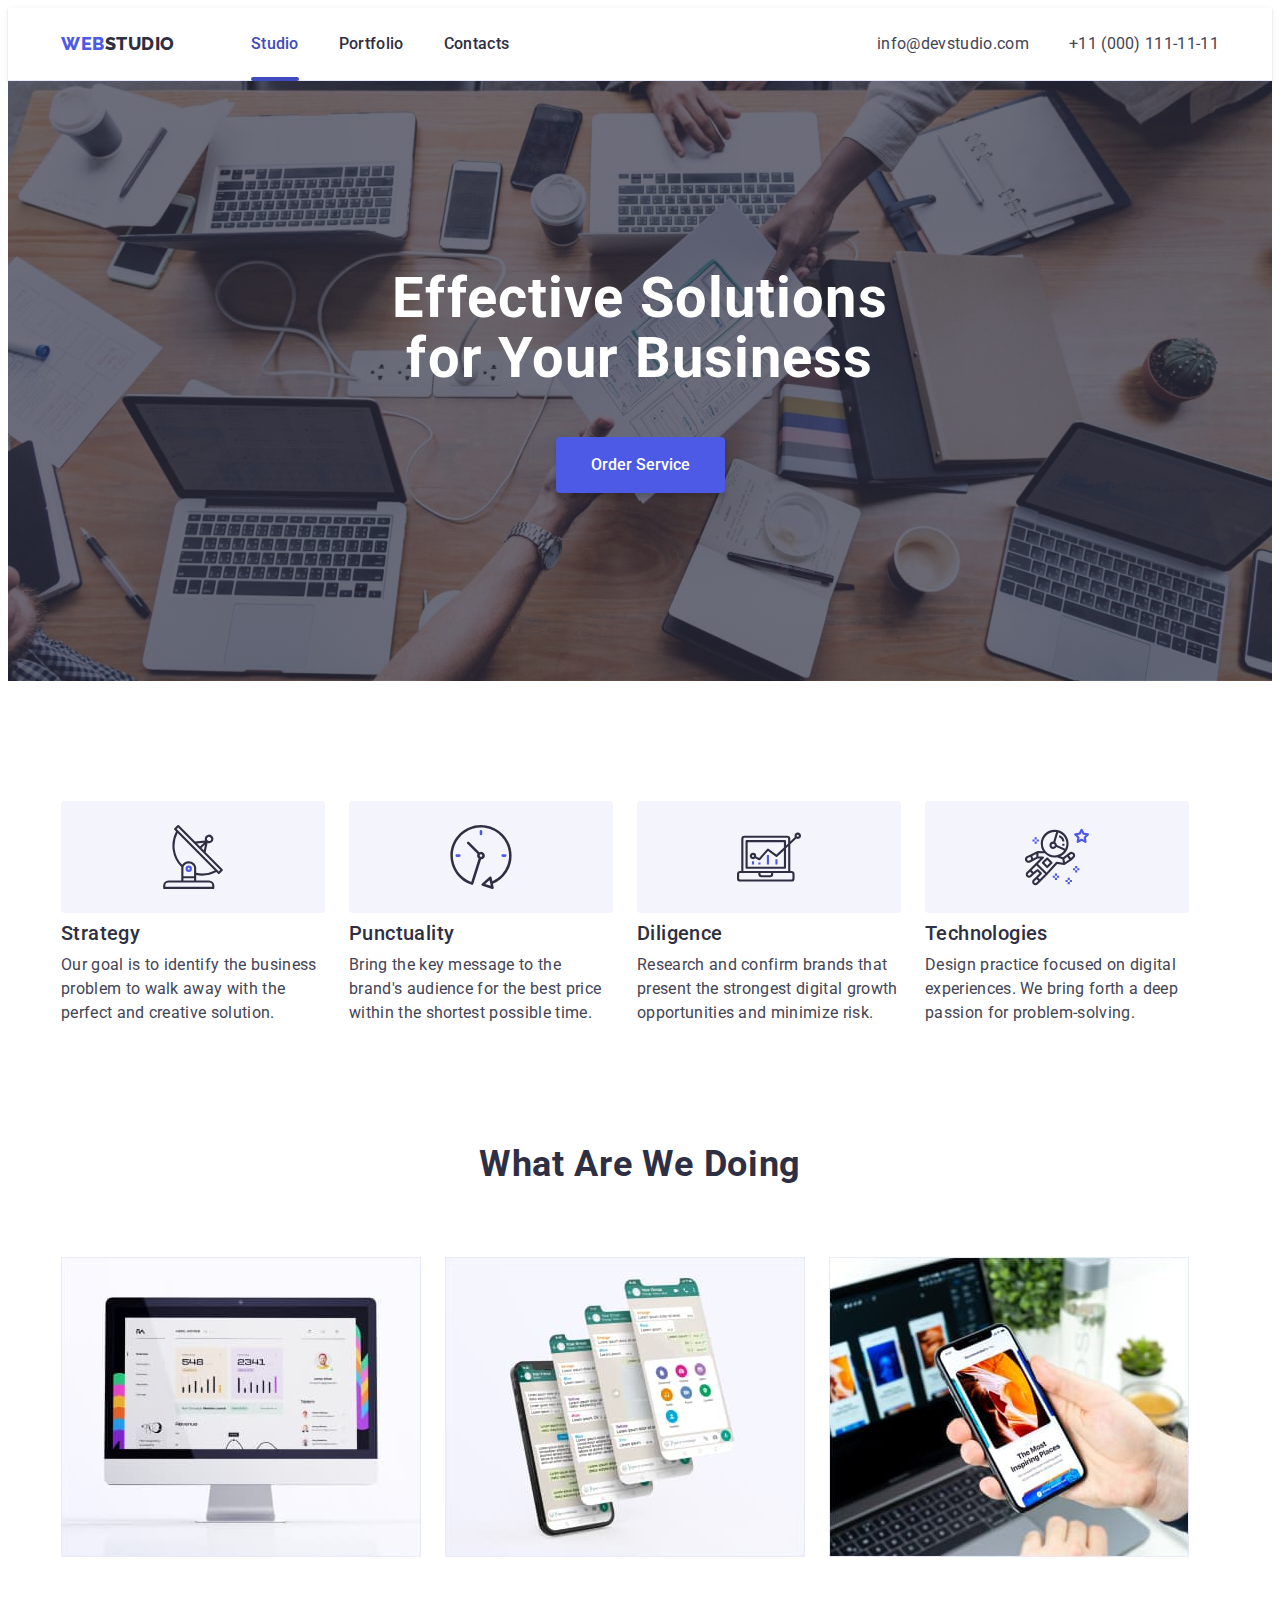
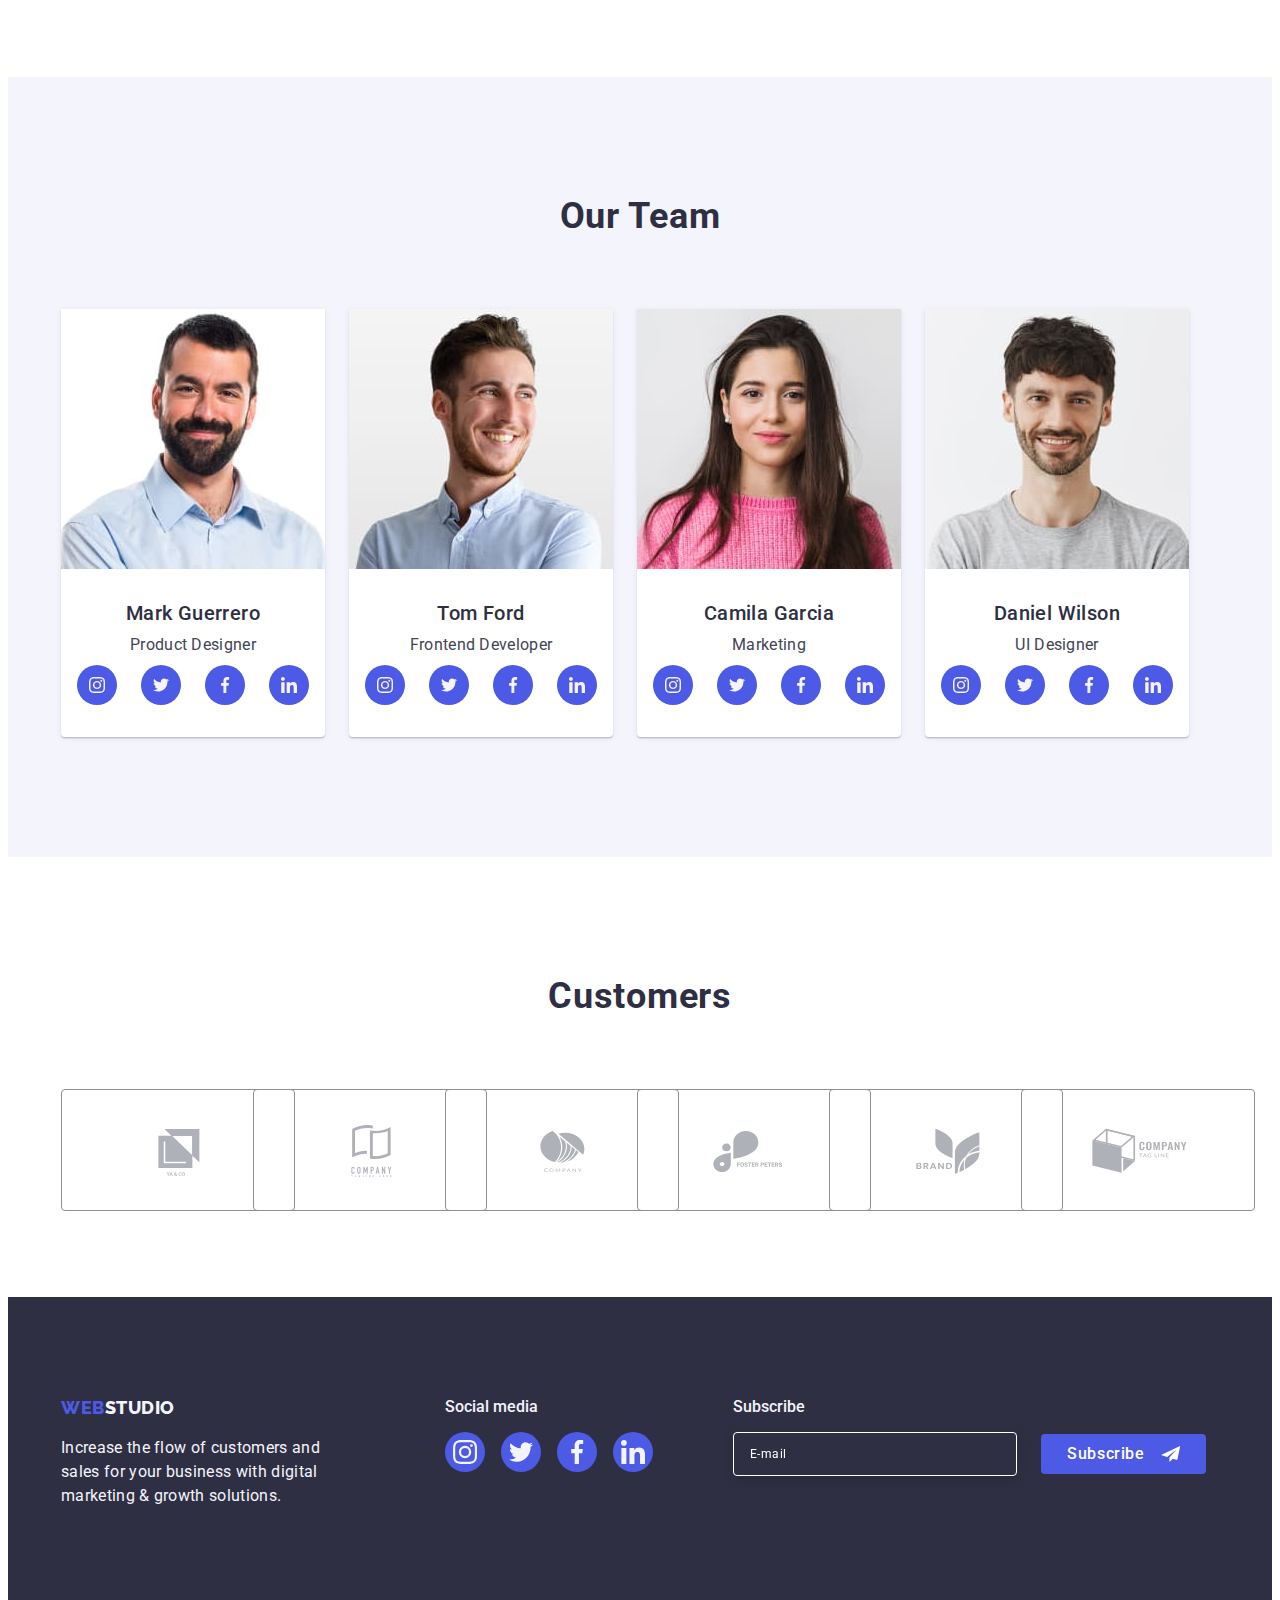
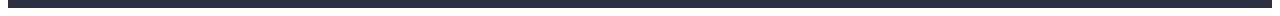
<file: index.html>
<!DOCTYPE html>
<html lang="en">
  <head>
    <meta charset="UTF-8" />
    <meta http-equiv="X-UA-Compatible" content="IE=edge" />
    <meta name="viewport" content="width=device-width, initial-scale=1.0" />
    <title>Web Studio</title>
    <link rel="preconnect" href="https://fonts.googleapis.com" />
    <link rel="preconnect" href="https://fonts.gstatic.com" crossorigin />
    <link
      href="https://fonts.googleapis.com/css2?family=Raleway:wght@800&family=Roboto:wght@400;500;700;900&display=swap"
      rel="stylesheet"
    />
    <link
      rel="stylesheet"
      href="https://cdnjs.cloudflare.com/ajax/libs/modern-normalize/1.1.0/modern-normalize.min.css"
      integrity="sha512-wpPYUAdjBVSE4KJnH1VR1HeZfpl1ub8YT/NKx4PuQ5NmX2tKuGu6U/JRp5y+Y8XG2tV+wKQpNHVUX03MfMFn9Q=="
      crossorigin="anonymous"
      referrerpolicy="no-referrer"
    />
    <link rel="stylesheet" href="./css/styles.css" />
  </head>
  <body>
    <!-- HEADER  -->
    <header class="header">
      <div class="container header-container">
        <nav class="header-navigation">
          <a href="./index.html" class="logo-link link"
            >Web<span class="header-logo">Studio</span></a
          >
          <ul class="header-list list">
            <li class="header-item">
              <a class="header-link current" href="./index.html">Studio</a>
            </li>
            <li class="header-item">
              <a class="header-link link" href="./portfolio.html">Portfolio</a>
            </li>
            <li class="header-item">
              <a class="header-link link" href="">Contacts</a>
            </li>
          </ul>
        </nav>
        <!-- HEADER ADDRESS  -->
        <address class="header-address">
          <ul class="address-list list">
            <li class="address-item">
              <a href="mailto:info@devstudio.com" class="header-contact link"
                >info@devstudio.com</a
              >
            </li>
            <li class="address-item">
              <a href="tel:+110001111111" class="header-contact link"
                >+11 (000) 111-11-11</a
              >
            </li>
          </ul>
        </address>
      </div>
    </header>
    <main>
      <!-- Section-HERO  -->
      <section class="hero">
        <div class="container">
          <h1 class="hero-title">Effective Solutions for Your Business</h1>
          <button class="hero-btn btn" data-modal-open type="button">
            Order Service
          </button>
        </div>
      </section>
      <!-- Section-ADVANTAGES  -->
      <section class="advantages">
        <div class="container">
          <h2 class="visually-hidden">advantages</h2>
          <ul class="advantages-list list">
            <li class="advantages-item">
              <div class="icon-advantages-container">
                <svg class="icon-advantages" width="64" height="64">
                  <use href="./images/icons.svg#icon-antenna-1"></use>
                </svg>
              </div>
              <h3 class="advantages-title-text">Strategy</h3>
              <p class="advantages-text">
                Our goal is to identify the business problem to walk away with
                the perfect and creative solution.
              </p>
            </li>
            <li class="advantages-item">
              <div class="icon-advantages-container">
                <svg class="icon-advantages" width="64" height="64">
                  <use href="./images/icons.svg#icon-clock-2"></use>
                </svg>
              </div>
              <h3 class="advantages-title-text">Punctuality</h3>
              <p class="advantages-text">
                Bring the key message to the brand's audience for the best price
                within the shortest possible time.
              </p>
            </li>
            <li class="advantages-item">
              <div class="icon-advantages-container">
                <svg class="icon-advantages" width="64" height="64">
                  <use href="./images/icons.svg#icon-diagram-3"></use>
                </svg>
              </div>
              <h3 class="advantages-title-text">Diligence</h3>
              <p class="advantages-text">
                Research and confirm brands that present the strongest digital
                growth opportunities and minimize risk.
              </p>
            </li>
            <li class="advantages-item">
              <div class="icon-advantages-container">
                <svg class="icon-advantages" width="64" height="64">
                  <use href="./images/icons.svg#icon-astronaut-4"></use>
                </svg>
              </div>
              <h3 class="advantages-title-text">Technologies</h3>
              <p class="advantages-text">
                Design practice focused on digital experiences. We bring forth a
                deep passion for problem-solving.
              </p>
            </li>
          </ul>
        </div>
      </section>
      <!-- Section-PRODUCT  -->
      <section class="product">
        <div class="container">
          <h2 class="product-title">What are we doing</h2>
          <ul class="product-list list">
            <li class="product-item">
              <img src="./images/monobloc.jpg" alt="monobloc" />
            </li>
            <li class="product-item">
              <img src="./images/sharescreen.jpg" alt="sharescreen" />
            </li>
            <li class="product-item">
              <img src="./images/smartphone.jpg" alt="smartphone" />
            </li>
          </ul>
        </div>
      </section>
      <!-- Section-TEAM  -->
      <section class="team">
        <div class="container">
          <h2 class="team-title">Our Team</h2>
          <ul class="team-list list">
            <li class="team-item">
              <img
                class="photo-team"
                src="./images/Mark.jpg"
                alt="Mark Guerrero"
                width="264"
                height="260"
              />
              <div class="team-text-wrap">
                <h3 class="team-name">Mark Guerrero</h3>
                <p class="team-text text">Product Designer</p>
                <ul class="team-soc-list list">
                  <li class="team-soc-item">
                    <a href="" class="team-soc-link link">
                      <svg class="team-soc-icon" width="16" height="16">
                        <use href="./images/icons.svg#icon-instagram"></use>
                      </svg>
                    </a>
                  </li>
                  <li class="team-soc-item">
                    <a href="" class="team-soc-link link">
                      <svg class="team-soc-icon" width="16" height="16">
                        <use href="./images/icons.svg#icon-twitter"></use>
                      </svg>
                    </a>
                  </li>
                  <li class="team-soc-item">
                    <a href="" class="team-soc-link link">
                      <svg class="team-soc-icon" width="16" height="16">
                        <use href="./images/icons.svg#icon-facebook"></use>
                      </svg>
                    </a>
                  </li>
                  <li class="team-soc-item">
                    <a href="" class="team-soc-link link">
                      <svg class="team-soc-icon" width="16" height="16">
                        <use href="./images/icons.svg#icon-linkedin"></use>
                      </svg>
                    </a>
                  </li>
                </ul>
              </div>
            </li>
            <li class="team-item">
              <img
                class="photo-team"
                src="./images/Tom.jpg"
                alt="Tom Ford"
                width="264"
                height="260"
              />
              <div class="team-text-wrap">
                <h3 class="team-name">Tom Ford</h3>
                <p class="team-text text">Frontend Developer</p>
                <ul class="team-soc-list list">
                  <li class="team-soc-item">
                    <a href="" class="team-soc-link link">
                      <svg class="team-soc-icon" width="16" height="16">
                        <use href="./images/icons.svg#icon-instagram"></use>
                      </svg>
                    </a>
                  </li>
                  <li class="team-soc-item">
                    <a href="" class="team-soc-link link">
                      <svg class="team-soc-icon" width="16" height="16">
                        <use href="./images/icons.svg#icon-twitter"></use>
                      </svg>
                    </a>
                  </li>
                  <li class="team-soc-item">
                    <a href="" class="team-soc-link link">
                      <svg class="team-soc-icon" width="16" height="16">
                        <use href="./images/icons.svg#icon-facebook"></use>
                      </svg>
                    </a>
                  </li>
                  <li class="team-soc-item">
                    <a href="" class="team-soc-link link">
                      <svg class="team-soc-icon" width="16" height="16">
                        <use href="./images/icons.svg#icon-linkedin"></use>
                      </svg>
                    </a>
                  </li>
                </ul>
              </div>
            </li>
            <li class="team-item">
              <img
                class="photo-team"
                src="./images/Camila.jpg"
                alt="Camila Garcia"
                width="264"
                height="260"
              />
              <div class="team-text-wrap">
                <h3 class="team-name">Camila Garcia</h3>
                <p class="team-text text">Marketing</p>
                <ul class="team-soc-list list">
                  <li class="team-soc-item">
                    <a href="" class="team-soc-link link">
                      <svg class="team-soc-icon" width="16" height="16">
                        <use href="./images/icons.svg#icon-instagram"></use>
                      </svg>
                    </a>
                  </li>
                  <li class="team-soc-item">
                    <a href="" class="team-soc-link link">
                      <svg class="team-soc-icon" width="16" height="16">
                        <use href="./images/icons.svg#icon-twitter"></use>
                      </svg>
                    </a>
                  </li>
                  <li class="team-soc-item">
                    <a href="" class="team-soc-link link">
                      <svg class="team-soc-icon" width="16" height="16">
                        <use href="./images/icons.svg#icon-facebook"></use>
                      </svg>
                    </a>
                  </li>
                  <li class="team-soc-item">
                    <a href="" class="team-soc-link link">
                      <svg class="team-soc-icon" width="16" height="16">
                        <use href="./images/icons.svg#icon-linkedin"></use>
                      </svg>
                    </a>
                  </li>
                </ul>
              </div>
            </li>
            <li class="team-item">
              <img
                class="photo-team"
                src="./images/Daniel.jpg"
                alt="Daniel Wilson"
                width="264"
                height="260"
              />
              <div class="team-text-wrap">
                <h3 class="team-name">Daniel Wilson</h3>
                <p class="team-text text">UI Designer</p>
                <ul class="team-soc-list list">
                  <li class="team-soc-item">
                    <a href="" class="team-soc-link link">
                      <svg class="team-soc-icon" width="16" height="16">
                        <use href="./images/icons.svg#icon-instagram"></use>
                      </svg>
                    </a>
                  </li>
                  <li class="team-soc-item">
                    <a href="" class="team-soc-link link">
                      <svg class="team-soc-icon" width="16" height="16">
                        <use href="./images/icons.svg#icon-twitter"></use>
                      </svg>
                    </a>
                  </li>
                  <li class="team-soc-item">
                    <a href="" class="team-soc-link link">
                      <svg class="team-soc-icon" width="16" height="16">
                        <use href="./images/icons.svg#icon-facebook"></use>
                      </svg>
                    </a>
                  </li>
                  <li class="team-soc-item">
                    <a href="" class="team-soc-link link">
                      <svg class="team-soc-icon" width="16" height="16">
                        <use href="./images/icons.svg#icon-linkedin"></use>
                      </svg>
                    </a>
                  </li>
                </ul>
              </div>
            </li>
          </ul>
        </div>
      </section>
      <!-- Section-Customers -->
      <section class="customers">
        <div class="container">
          <h2 class="customers-title">Customers</h2>
          <ul class="customers-list list">
            <li class="customers-item">
              <a href="" class="customers-link link">
                <svg class="customers-icon" width="104" height="56">
                  <use href="./images/icons.svg#icon-logo-1"></use>
                </svg>
              </a>
            </li>
            <li class="customers-item">
              <a href="" class="customers-link link">
                <svg class="customers-icon" width="104" height="56">
                  <use href="./images/icons.svg#icon-logo-2"></use>
                </svg>
              </a>
            </li>
            <li class="customers-item">
              <a href="" class="customers-link link">
                <svg class="customers-icon" width="104" height="56">
                  <use href="./images/icons.svg#icon-logo-3"></use>
                </svg>
              </a>
            </li>
            <li class="customers-item">
              <a href="" class="customers-link link">
                <svg class="customers-icon" width="104" height="56">
                  <use href="./images/icons.svg#icon-logo-4"></use>
                </svg>
              </a>
            </li>
            <li class="customers-item">
              <a href="" class="customers-link link">
                <svg class="customers-icon" width="104" height="56">
                  <use href="./images/icons.svg#icon-logo-5"></use>
                </svg>
              </a>
            </li>
            <li class="customers-item">
              <a href="" class="customers-link link">
                <svg class="customers-icon" width="104" height="56">
                  <use href="./images/icons.svg#icon-logo-6"></use>
                </svg>
              </a>
            </li>
          </ul>
        </div>
      </section>
    </main>
    <!-- FOOTER  -->
    <footer class="footer">
      <div class="container">
        <div class="footer-container">
          <div class="footer-slogan">
            <a href="./index.html" class="logo-link link"
              >Web<span class="footer-logo">Studio</span></a
            >
            <p class="footer-offer">
              Increase the flow of customers and sales for your business with
              digital marketing & growth solutions.
            </p>
          </div>
          <div class="footer-social">
            <p class="footer-text text">Social media</p>
            <ul class="social-list list">
              <li class="soc-item">
                <a href="" class="soc-link link">
                  <svg class="soc-icon" width="24" height="24">
                    <use href="./images/icons.svg#icon-instagram"></use>
                  </svg>
                </a>
              </li>
              <li class="soc-item">
                <a href="" class="soc-link link">
                  <svg class="soc-icon" width="24" height="24">
                    <use href="./images/icons.svg#icon-twitter"></use>
                  </svg>
                </a>
              </li>
              <li class="soc-item">
                <a href="" class="soc-link link">
                  <svg class="soc-icon" width="24" height="24">
                    <use href="./images/icons.svg#icon-facebook"></use>
                  </svg>
                </a>
              </li>
              <li class="soc-item">
                <a href="" class="soc-link link">
                  <svg class="soc-icon" width="24" height="24">
                    <use href="./images/icons.svg#icon-linkedin"></use>
                  </svg>
                </a>
              </li>
            </ul>
          </div>
          <div class="container-subscribe">
            <p class="subscribe-text">Subscribe</p>
            <form class="footer-form">
              <label class="footer-label" aria-label="user-email">
                <input
                  type="text"
                  name="user-email"
                  class="footer-input"
                  required
                  placeholder="E-mail"
                />
              </label>
              <button type="submit" class="footer-button font-btn">
                Subscribe
                <svg class="footer-airplane" width="24" height="20">
                  <use href="./images/icons.svg#icon-airplane"></use>
                </svg>
              </button>
            </form>
          </div>
        </div>
      </div>
    </footer>
    <!-- MODAL -->
    <div class="backdrop is-hidden" data-modal>
      <div class="modal">
        <button type="button" class="button-modal" data-modal-close>
          <svg class="cross" width="8" height="8">
            <use href="./images/icons.svg#icon-close-black-18dp-2-1"></use>
          </svg>
        </button>
        <p class="modal-title">Leave your contacts and we will call you back</p>
        <form class="modal-form">
          <div class="box-label">
            <label class="modal-label">
              <span class="span-label">Name</span>
              <span class="input-wrap">
                <input
                  type="text"
                  name="user-name"
                  class="modal-input"
                  required
                />
                <svg class="modal-icon" width="12" height="12">
                  <use href="./images/icons.svg#icon-name"></use>
                </svg>
              </span>
            </label>
          </div>
          <div class="box-label">
            <label class="modal-label">
              <span class="span-label">Phone</span>
              <span class="input-wrap">
                <input
                  type="text"
                  name="user-tel"
                  class="modal-input"
                  required
                />
                <svg class="modal-icon" width="13" height="13">
                  <use href="./images/icons.svg#icon-tel"></use>
                </svg>
              </span>
            </label>
          </div>
          <div class="box-label">
            <label class="modal-label">
              <span class="span-label">Email</span>
              <span class="input-wrap">
                <input
                  type="text"
                  name="user-email"
                  class="modal-input"
                  required
                />
                <svg class="modal-icon" width="15" height="12">
                  <use href="./images/icons.svg#icon-email"></use>
                </svg>
              </span>
            </label>
          </div>
          <label class="modal-label-textarea">
            <span class="span-label">Comment</span>
            <textarea
              class="modal-textarea"
              name="Comment"
              placeholder="Text input"
            ></textarea>
          </label>
          <div class="container-checkbox">
            <input
              class="input-checkbox visually-hidden"
              type="checkbox"
              name="policy"
              id="checkbox"
              value="true"
              required
            />
            <label class="modal-label-policy" for="checkbox">
              <span>
                <svg class="check-icon" width="10" height="8">
                  <use href="./images/icons.svg#icon-check"></use>
                </svg>
              </span>
              I accept the terms and conditions of the
              <a href="PrivacyPolicy" target="blank" class="modal-link"
                >Privacy Policy</a
              >
            </label>
          </div>
          <button type="submit" class="modal-button button">Send</button>
        </form>
      </div>
    </div>
    <script src="./js/modal.js"></script>
  </body>
</html>
</file>
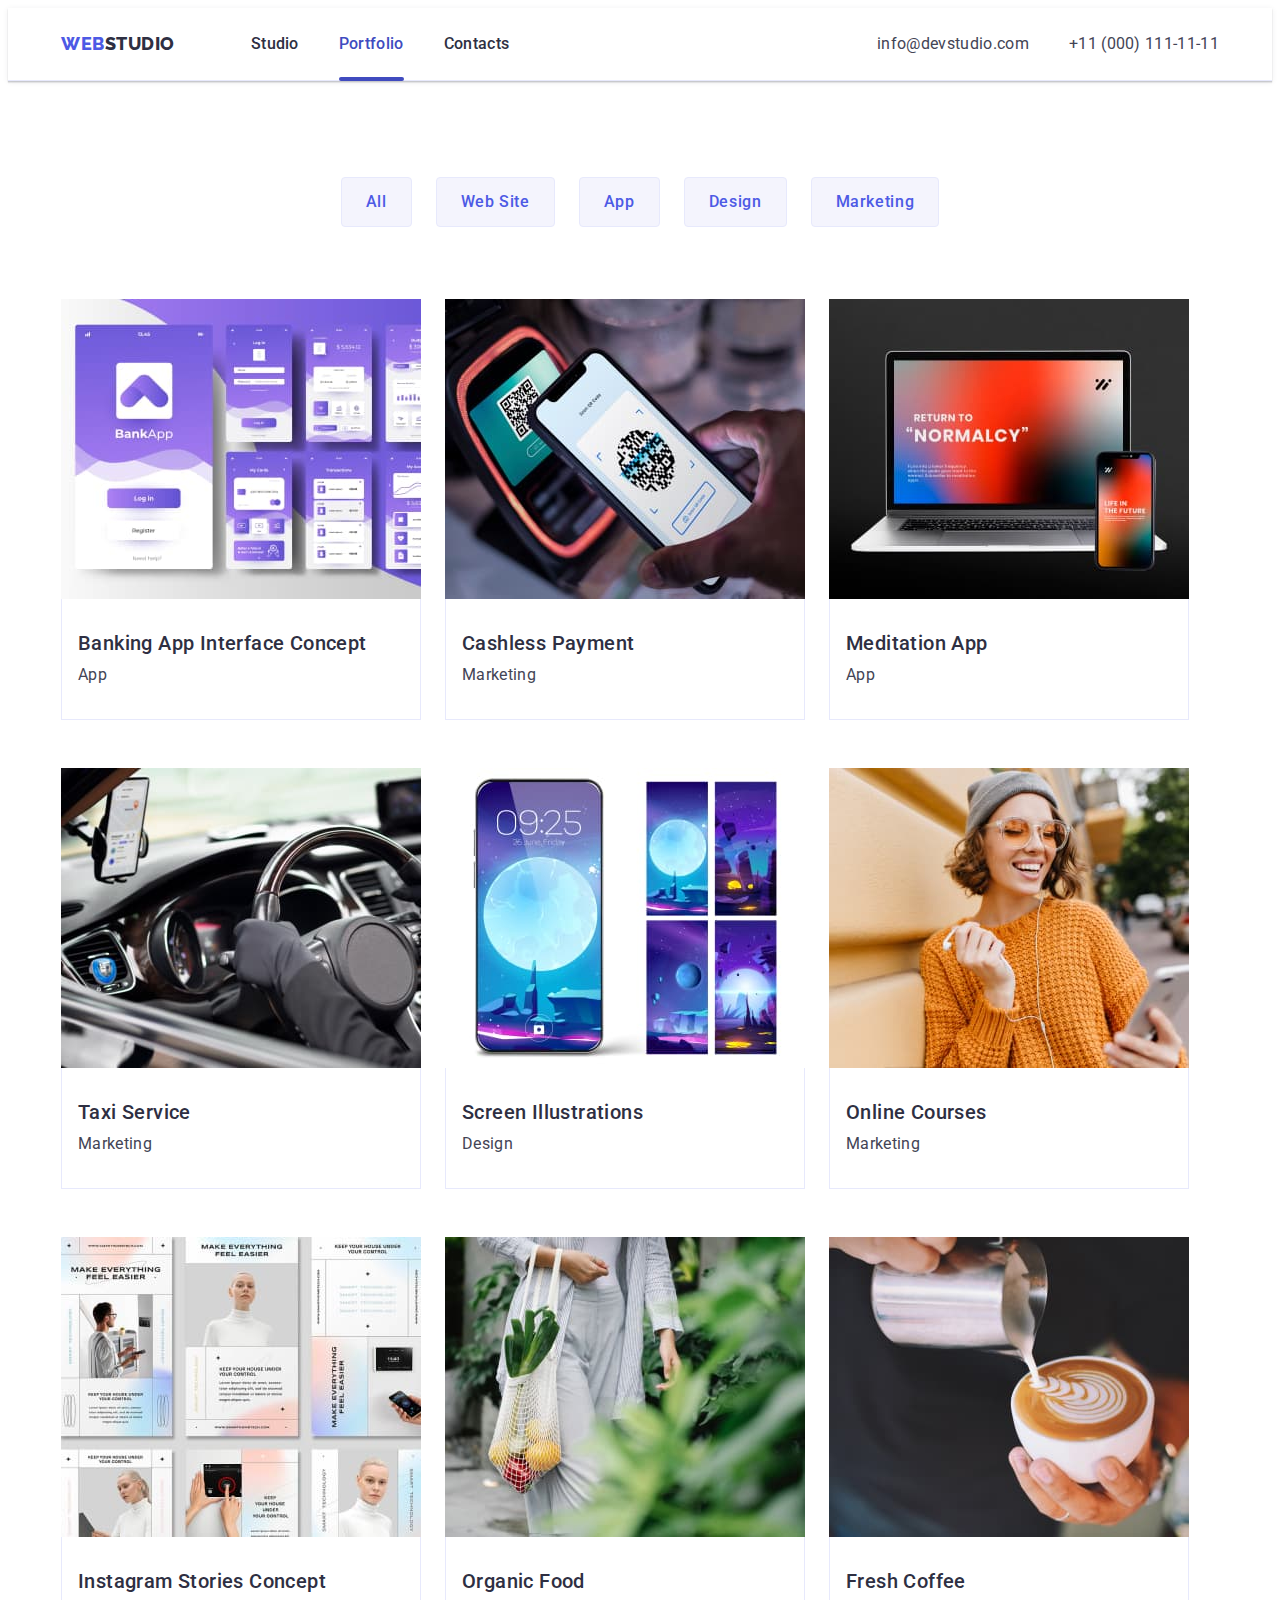
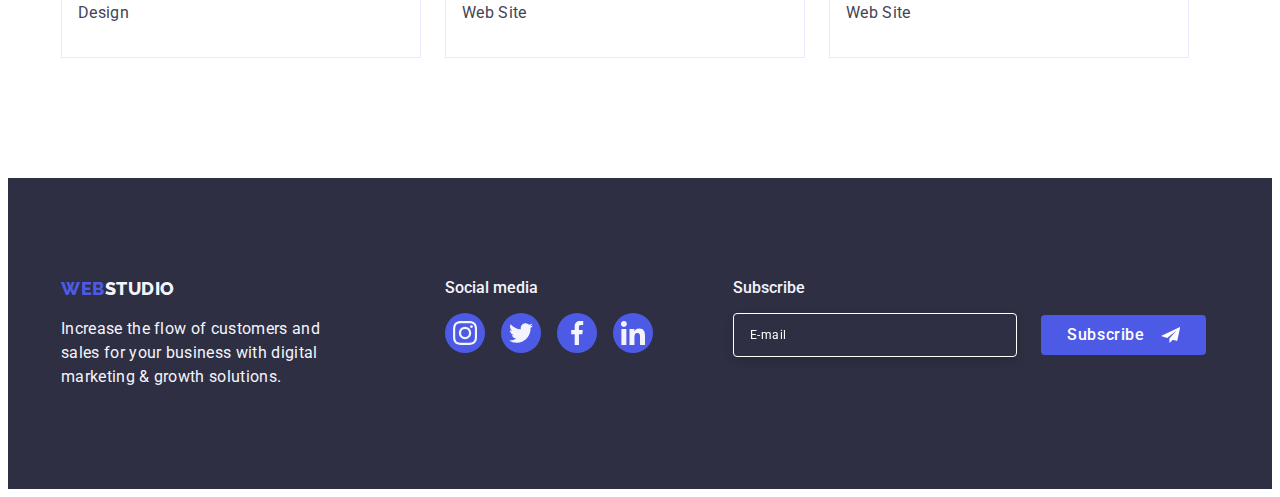
<file: portfolio.html>
<!DOCTYPE html>
<html lang="en">
  <head>
    <meta charset="UTF-8" />
    <meta http-equiv="X-UA-Compatible" content="IE=edge" />
    <meta name="viewport" content="width=device-width, initial-scale=1.0" />
    <title>Portfolio</title>
    <link rel="preconnect" href="https://fonts.googleapis.com" />
    <link rel="preconnect" href="https://fonts.gstatic.com" crossorigin />
    <link
      href="https://fonts.googleapis.com/css2?family=Raleway:wght@800&family=Roboto:wght@400;500;700;900&display=swap"
      rel="stylesheet"
    />
    <link
      rel="stylesheet"
      href="https://cdnjs.cloudflare.com/ajax/libs/modern-normalize/1.1.0/modern-normalize.min.css"
      integrity="sha512-wpPYUAdjBVSE4KJnH1VR1HeZfpl1ub8YT/NKx4PuQ5NmX2tKuGu6U/JRp5y+Y8XG2tV+wKQpNHVUX03MfMFn9Q=="
      crossorigin="anonymous"
      referrerpolicy="no-referrer"
    />
    <link rel="stylesheet" href="./css/styles.css" />
  </head>
  <body>
    <!-- HEADER  -->
    <header class="header">
      <div class="container header-container">
        <nav class="header-navigation">
          <a href="./index.html" class="logo-link link"
            >Web<span class="header-logo">Studio</span></a
          >
          <ul class="header-list list">
            <li class="header-item">
              <a class="header-link link" href="./index.html">Studio</a>
            </li>
            <li class="header-item">
              <a class="header-link current" href="./portfolio.html"
                >Portfolio</a
              >
            </li>
            <li class="header-item">
              <a class="header-link link" href="">Contacts</a>
            </li>
          </ul>
        </nav>
        <!-- HEADER ADDRESS  -->
        <address class="header-address">
          <ul class="address-list list">
            <li class="address-item">
              <a href="mailto:info@devstudio.com" class="header-contact link"
                >info@devstudio.com</a
              >
            </li>
            <li class="address-item">
              <a href="tel:+110001111111" class="header-contact link"
                >+11 (000) 111-11-11</a
              >
            </li>
          </ul>
        </address>
      </div>
    </header>
    <main>
      <!-- Section -->
      <section class="section">
        <div class="container">
          <h1 class="visually-hidden">List Button</h1>
          <ul class="section-list list">
            <li class="section-item">
              <button class="section-button" type="button">All</button>
            </li>
            <li class="section-item">
              <button class="section-button" type="button">Web Site</button>
            </li>
            <li class="section-item">
              <button class="section-button" type="button">App</button>
            </li>
            <li class="section-item">
              <button class="section-button" type="button">Design</button>
            </li>
            <li class="section-item">
              <button class="section-button" type="button">Marketing</button>
            </li>
          </ul>
          <!-- Category -->
          <ul class="category-list list">
            <li class="category-item">
              <a href="" class="category-link link">
                <div class="categori-hidden-container">
                  <img
                    class="photo"
                    src="./images/Interfaceconcept.jpg"
                    alt="Banking App Interface Concept"
                    width="360"
                    height="300"
                  />
                  <p class="categori-hidden-text">
                    14 Stylish and User-Friendly App Design Concepts · Task
                    Manager App · Calorie Tracker App · Exotic Fruit Ecommerce
                    App · Cloud Storage App
                  </p>
                </div>
                <div class="container-text">
                  <h2 class="category-name">Banking App Interface Concept</h2>
                  <p class="category-text text">App</p>
                </div>
              </a>
            </li>
            <li class="category-item">
              <a href="" class="category-link link">
                <div class="categori-hidden-container">
                  <img
                    class="photo"
                    src="./images/cashlesspayment.jpg"
                    alt="Cashless Payment"
                    width="360"
                    height="300"
                  />
                  <p class="categori-hidden-text">
                    14 Stylish and User-Friendly App Design Concepts · Task
                    Manager App · Calorie Tracker App · Exotic Fruit Ecommerce
                    App · Cloud Storage App
                  </p>
                </div>
                <div class="container-text">
                  <h2 class="category-name">Cashless Payment</h2>
                  <p class="category-text text">Marketing</p>
                </div>
              </a>
            </li>
            <li class="category-item">
              <a href="" class="category-link link">
                <div class="categori-hidden-container">
                  <img
                    class="photo"
                    src="./images/meditationapp.jpg"
                    alt="Meditation App"
                    width="360"
                    height="300"
                  />
                  <p class="categori-hidden-text">
                    14 Stylish and User-Friendly App Design Concepts · Task
                    Manager App · Calorie Tracker App · Exotic Fruit Ecommerce
                    App · Cloud Storage App
                  </p>
                </div>
                <div class="container-text">
                  <h2 class="category-name">Meditation App</h2>
                  <p class="category-text text">App</p>
                </div>
              </a>
            </li>
            <li class="category-item">
              <a href="" class="category-link link">
                <div class="categori-hidden-container">
                  <img
                    class="photo"
                    src="./images/taxiservice.jpg"
                    alt="Taxi Service"
                    width="360"
                    height="300"
                  />
                  <p class="categori-hidden-text">
                    14 Stylish and User-Friendly App Design Concepts · Task
                    Manager App · Calorie Tracker App · Exotic Fruit Ecommerce
                    App · Cloud Storage App
                  </p>
                </div>
                <div class="container-text">
                  <h2 class="category-name">Taxi Service</h2>
                  <p class="category-text text">Marketing</p>
                </div>
              </a>
            </li>
            <li class="category-item">
              <a href="" class="category-link link">
                <div class="categori-hidden-container">
                  <img
                    class="photo"
                    src="./images/screenillustrations.jpg"
                    alt="Screen Illustrations"
                    width="360"
                    height="300"
                  />
                  <p class="categori-hidden-text">
                    14 Stylish and User-Friendly App Design Concepts · Task
                    Manager App · Calorie Tracker App · Exotic Fruit Ecommerce
                    App · Cloud Storage App
                  </p>
                </div>
                <div class="container-text">
                  <h2 class="category-name">Screen Illustrations</h2>
                  <p class="category-text text">Design</p>
                </div>
              </a>
            </li>
            <li class="category-item">
              <a href="" class="category-link link">
                <div class="categori-hidden-container">
                  <img
                    class="photo"
                    src="./images/onlinecourses.jpg"
                    alt="Online Courses"
                    width="360"
                    height="300"
                  />
                  <p class="categori-hidden-text">
                    14 Stylish and User-Friendly App Design Concepts · Task
                    Manager App · Calorie Tracker App · Exotic Fruit Ecommerce
                    App · Cloud Storage App
                  </p>
                </div>
                <div class="container-text">
                  <h2 class="category-name">Online Courses</h2>
                  <p class="category-text text">Marketing</p>
                </div>
              </a>
            </li>
            <li class="category-item">
              <a href="" class="category-link link">
                <div class="categori-hidden-container">
                  <img
                    class="photo"
                    src="./images/instagramstories.jpg"
                    alt="Instagram Stories Concept"
                    width="360"
                    height="300"
                  />
                  <p class="categori-hidden-text">
                    14 Stylish and User-Friendly App Design Concepts · Task
                    Manager App · Calorie Tracker App · Exotic Fruit Ecommerce
                    App · Cloud Storage App
                  </p>
                </div>
                <div class="container-text">
                  <h2 class="category-name">Instagram Stories Concept</h2>
                  <p class="category-text text">Design</p>
                </div>
              </a>
            </li>
            <li class="category-item">
              <a href="" class="category-link link">
                <div class="categori-hidden-container">
                  <img
                    class="photo"
                    src="./images/organicfood.jpg"
                    alt="Organic Food"
                    width="360"
                    height="300"
                  />
                  <p class="categori-hidden-text">
                    14 Stylish and User-Friendly App Design Concepts · Task
                    Manager App · Calorie Tracker App · Exotic Fruit Ecommerce
                    App · Cloud Storage App
                  </p>
                </div>
                <div class="container-text">
                  <h2 class="category-name">Organic Food</h2>
                  <p class="category-text text">Web Site</p>
                </div>
              </a>
            </li>
            <li class="category-item">
              <a href="" class="category-link link">
                <div class="categori-hidden-container">
                  <img
                    class="photo"
                    src="./images/freshcoffee.jpg"
                    alt="Fresh Coffee"
                    width="360"
                    height="300"
                  />
                  <p class="categori-hidden-text">
                    14 Stylish and User-Friendly App Design Concepts · Task
                    Manager App · Calorie Tracker App · Exotic Fruit Ecommerce
                    App · Cloud Storage App
                  </p>
                </div>
                <div class="container-text">
                  <h2 class="category-name">Fresh Coffee</h2>
                  <p class="category-text text">Web Site</p>
                </div>
              </a>
            </li>
          </ul>
        </div>
      </section>
    </main>
    <!-- FOOTER -->
    <footer class="footer">
      <div class="container">
        <div class="footer-container">
          <div class="footer-slogan">
            <a href="./index.html" class="logo-link link"
              >Web<span class="footer-logo">Studio</span></a
            >
            <p class="footer-offer">
              Increase the flow of customers and sales for your business with
              digital marketing & growth solutions.
            </p>
          </div>
          <div class="footer-social">
            <p class="footer-text text">Social media</p>
            <ul class="social-list list">
              <li class="soc-item">
                <a href="" class="soc-link link">
                  <svg class="soc-icon" width="24" height="24">
                    <use href="./images/icons.svg#icon-instagram"></use>
                  </svg>
                </a>
              </li>
              <li class="soc-item">
                <a href="" class="soc-link link">
                  <svg class="soc-icon" width="24" height="24">
                    <use href="./images/icons.svg#icon-twitter"></use>
                  </svg>
                </a>
              </li>
              <li class="soc-item">
                <a href="" class="soc-link link">
                  <svg class="soc-icon" width="24" height="24">
                    <use href="./images/icons.svg#icon-facebook"></use>
                  </svg>
                </a>
              </li>
              <li class="soc-item">
                <a href="" class="soc-link link">
                  <svg class="soc-icon" width="24" height="24">
                    <use href="./images/icons.svg#icon-linkedin"></use>
                  </svg>
                </a>
              </li>
            </ul>
          </div>
          <div class="container-subscribe">
            <p class="subscribe-text">Subscribe</p>
            <form class="footer-form">
              <label class="footer-label" aria-label="user-email">
                <input
                  type="text"
                  name="user-email"
                  class="footer-input"
                  required
                  placeholder="E-mail"
                />
              </label>
              <button type="submit" class="footer-button font-btn">
                Subscribe
                <svg class="footer-airplane" width="24" height="20">
                  <use href="./images/icons.svg#icon-airplane"></use>
                </svg>
              </button>
            </form>
          </div>
        </div>
      </div>
    </footer>
  </body>
</html>
</file>
<file: css/styles.css>
:root {
  --background-color: #ffffff;
  --logo-color: #4d5ae5;
  --address-color: #434455;
  --footer-background-color: #2e2f42;
  --white-button-portfolio: #f4f4fd;
  --button-portfolio-color: #4d5ae5;
  --brand-color: #404bbf;

  --typical-transition: 250ms cubic-bezier(0.4, 0, 0.2, 1);
}

p,
h1,
h2,
h3,
h4,
h5,
h6 {
  margin: 0;
}

ul {
  margin: 0;
  padding-left: 0;
  list-style: none;
}

button {
  cursor: pointer;
}

/* a {
  text-decoration: none;
} */

img {
  display: block;
  max-width: 100%;
  height: auto;
  width: 100%;
}
.list {
  list-style: none;
}
.link {
  text-decoration: none;
}

.no-scroll {
  overflow: hidden;
}

body {
  font-family: Roboto, sans-serif;
  background-color: var(--background-color);
  color: #434455;
}

/* ---------------------HEADER---------------------- */

.container {
  width: 1158px;
  padding-left: 15px;
  padding-right: 15px;
  margin: 0 auto;
}

.header {
  display: flex;
  align-items: center;
  justify-content: space-between;
  border-bottom: 1px solid #e7e9fc;
  box-shadow: 0px 2px 1px rgba(46, 47, 66, 0.08),
    0px 1px 1px rgba(46, 47, 66, 0.16), 0px 1px 6px rgba(46, 47, 66, 0.08);
}

.header-container {
  display: flex;
  align-items: center;
  justify-content: space-between;
}

.header-navigation {
  display: flex;
  align-items: center;
}

/* .header-item {
  transition-duration: 1000ms;
}

.header-item:hover {
  transform: scale(200%, 70%);
} */

.logo-link.link {
  font-family: "Raleway", sans-serif;
  font-weight: 800;
  font-size: 18px;
  line-height: 1.17;
  letter-spacing: 0.03em;
  text-transform: uppercase;
  color: var(--logo-color);
  margin-right: 76px;
}

.header-logo {
  color: #2e2f42;
}

.header-list {
  display: flex;
  flex-direction: row;
  gap: 40px;
  /* margin-right: auto; */
}

.header-item {
  position: relative;
  padding-top: 24px;
  padding-bottom: 24px;
}

.header-link {
  font-weight: 500;
  font-size: 16px;
  line-height: 1.5;
  letter-spacing: 0.02em;
  color: var(--footer-background-color);
  transition: color var(--typical-transition);
  text-decoration: none;
}

.header-link:hover,
.header-link:focus {
  color: var(--brand-color);
}

.current {
  color: var(--brand-color);
}

.current::after {
  position: absolute;
  content: "";
  width: 100%;
  height: 4px;
  left: 0;
  bottom: -1px;
  background-color: var(--brand-color);
  border-radius: 2px;
}

.header-address {
  font-style: normal;
  text-decoration: none;
  /* margin-left: auto; */
}

.address-list {
  list-style: none;
  display: flex;
  flex-direction: row;
  gap: 40px;
}

.header-contact {
  font-size: 16px;
  line-height: 1.5;
  letter-spacing: 0.02em;
  color: var(--address-color);
  text-decoration: none;
  transition: color var(--typical-transition);
}

.header-contact:hover,
.header-contact:focus {
  color: var(--brand-color);
}

/* ---------------------HERO---------------------- */

.hero {
  background-color: var(--footer-background-color);
  background-image: linear-gradient(
      rgba(46, 47, 66, 0.7),
      rgba(46, 47, 66, 0.7)
    ),
    url(../images/hero-bg.jpg);
  background-repeat: no-repeat;
  background-position: center;
  background-size: cover;
  padding-top: 188px;
  padding-bottom: 188px;
  max-width: 1440px;
  margin: 0 auto;
}

.hero-title {
  font-weight: 700;
  font-size: 56px;
  line-height: 1.07;
  text-align: center;
  letter-spacing: 0.02em;
  color: #ffffff;
  margin-bottom: 48px;
  max-width: 496px;
  margin-right: auto;
  margin-left: auto;
}

/* .hero-title {
  transition-duration: 1000ms;
}

.hero-title:hover {
  transform: scale(125%, 125%);
} */

.hero-btn {
  display: flex;
  justify-content: center;
  flex-direction: row;
  align-items: flex-start;
  /* padding: 16px 32px; */
  gap: 10px;
  min-width: 169px;
  min-height: 56px;
  background: var(--button-portfolio-color);
  box-shadow: 0px 4px 4px rgba(0, 0, 0, 0.15);
  border-radius: 4px;
  border: 0;
  margin-right: auto;
  margin-left: auto;
  transition: background-color var(--typical-transition);
}

.hero-btn:hover,
.hero-btn:focus {
  background-color: var(--brand-color);
}

.btn {
  font-family: "Roboto", sans-serif;
  font-weight: 500;
  font-size: 16px;
  line-height: 1.5;
  align-items: center;
  color: #ffffff;
}

/* ---------------------ADVANTAGES---------------------- */

.advantages {
  padding-top: 120px;
  padding-bottom: 120px;
}

.visually-hidden {
  position: absolute;
  white-space: nowrap;
  width: 1px;
  height: 1px;
  overflow: hidden;
  border: 0;
  padding: 0;
  clip: rect(0 0 0 0);
  clip-path: inset(50%);
  margin: -1px;
}

/* .advantages-title {
  visibility: hidden;
} */

.advantages-list {
  display: flex;
  gap: 24px;
}

.icon-advantages-container {
  width: 264px;
  height: 112px;
  background-color: var(--white-button-portfolio);
  border-radius: 4px;
  margin-bottom: 8px;
  display: flex;
  align-items: center;
  justify-content: center;
}

.icon-advantages {
}

.advantages-title-text {
  font-weight: 500;
  font-size: 20px;
  line-height: 1.2;
  letter-spacing: 0.02em;
  color: var(--footer-background-color);
  width: 264px;
  height: 24px;
  flex: none;
  order: 0;
  flex-grow: 0;
  margin-bottom: 8px;
}

.advantages-text {
  font-size: 16px;
  line-height: 1.5;
  letter-spacing: 0.02em;
  color: var(--address-color);
  width: 264px;
  height: 72px;
  flex: none;
  order: 1;
  flex-grow: 0;
}

/* ---------------------PRODUCT---------------------- */

.product {
  padding-bottom: 120px;
}

.product-title {
  font-weight: 700;
  font-size: 36px;
  line-height: 1.11;
  letter-spacing: 0.02em;
  text-align: center;
  text-transform: capitalize;
  color: var(--footer-background-color);
  margin-bottom: 72px;
}

.product-list {
  display: flex;
  gap: 24px;
}

.product-item {
  width: 360px;
}

/* ---------------------TEAM---------------------- */

.team {
  background-color: var(--white-button-portfolio);
  padding-top: 120px;
  padding-bottom: 120px;
}

.team-title {
  font-weight: 700;
  font-size: 36px;
  line-height: 1.11;
  text-align: center;
  letter-spacing: 0.02em;
  text-transform: capitalize;
  color: var(--footer-background-color);
  margin-bottom: 72px;
}

.team-list {
  display: flex;
  gap: 24px;
}

.team-item {
  background-color: var(--background-color);
  box-shadow: 0px 1px 6px rgba(46, 47, 66, 0.08),
    0px 1px 1px rgba(46, 47, 66, 0.16), 0px 2px 1px rgba(46, 47, 66, 0.08);
  border-radius: 0px 0px 4px 4px;
  /* padding-bottom: 32px; */
}

.photo-team {
  margin-bottom: 32px;
}

.team-text-wrap {
  padding-bottom: 32px;
}

.team-name {
  font-weight: 500;
  font-size: 20px;
  line-height: 1.2;
  text-align: center;
  letter-spacing: 0.02em;
  color: var(--footer-background-color);
  margin-bottom: 8px;
}

.team-text {
  font-weight: 400;
  font-size: 16px;
  line-height: 1.5;
  text-align: center;
  letter-spacing: 0.02em;
  color: var(--address-color);
  margin-bottom: 8px;
}

.team-soc-list {
  display: flex;
  justify-content: center;
  gap: 24px;
}

.team-soc-item {
  width: 40px;
  height: 40px;
}
.team-soc-link {
  width: 100%;
  height: 100%;
  border-radius: 50%;
  background-color: var(--button-portfolio-color);
  display: flex;
  align-items: center;
  justify-content: center;
  transition: background-color var(--typical-transition);
}

.team-soc-link:hover,
.team-soc-link:focus {
  background-color: var(--brand-color);
}

.team-soc-icon {
  fill: #f4f4fd;
}

/* ---------------------CUSTOMERS---------------------- */

.customers {
  padding-top: 120px;
  padding-bottom: 120px;
}

.customers-title {
  font-weight: 700;
  font-size: 36px;
  line-height: 1.11;
  text-align: center;
  letter-spacing: 0.02em;
  text-transform: capitalize;
  color: var(--footer-background-color);
  margin-bottom: 72px;
}
.customers-list {
  display: flex;
  gap: 24px;
}

.customers-item {
  width: 168px;
  height: 88px;
}
.customers-link {
  width: 100%;
  height: 100%;
  border: 1px solid #8e8f99;
  border-radius: 4px;
  display: flex;
  justify-content: center;
  align-items: center;
  padding: 16px 32px 16px 32px;
  transition: border-color var(--typical-transition);
}

.customers-icon {
  fill: #afb1b8;
  transition: fill var(--typical-transition);
}

.customers-link:hover,
.customers-link:focus {
  border-color: var(--brand-color);
}

.customers-link:hover .customers-icon,
.customers-link:focus .customers-icon {
  fill: var(--brand-color);
}

/* ---------------------FOOTER---------------------- */

.footer {
  background-color: var(--footer-background-color);
  padding-top: 100px;
  padding-bottom: 100px;
}

.footer-container {
  display: flex;
}

.footer-slogan {
  margin-right: 120px;
}

.footer-logo {
  color: var(--white-button-portfolio);
}

.footer-offer {
  width: 264px;
  font-weight: 400;
  font-size: 16px;
  line-height: 1.5;
  letter-spacing: 0.02em;
  color: var(--white-button-portfolio);
  margin-top: 18px;
}

.footer-social {
  margin-right: 80px;
}

.footer-text {
  font-weight: 500;
  margin-bottom: 16px;
  color: var(--white-button-portfolio);
}

.footer-social {
}

.footer-social .social-list {
  display: flex;
  gap: 16px;
}

.soc-item {
  width: 40px;
  height: 40px;
}
.soc-link {
  width: 100%;
  height: 100%;
  border-radius: 50%;
  background-color: var(--button-portfolio-color);
  display: flex;
  align-items: center;
  justify-content: center;
  transition: background-color var(--typical-transition);
}

.soc-link:hover,
.soc-link:focus {
  background-color: #31d0aa;
}

.soc-icon {
  fill: var(--white-button-portfolio);
}

.container-subscribe {
}

.subscribe-text {
  font-weight: 500;
  margin-bottom: 16px;
  color: var(--white-button-portfolio);
}

.footer-form {
  display: flex;
  flex-direction: row;
  justify-content: center;
  align-items: center;
}

.footer-label {
  flex-direction: row;
  justify-content: center;
  align-items: center;
  margin-right: 24px;
}

.footer-input {
  font-family: "Roboto", sans-serif;
  font-size: 12px;
  width: 264px;
  height: 40px;
  border: 1px solid var(--background-color);
  filter: drop-shadow(0px 4px 4px rgba(0, 0, 0, 0.15));
  border-radius: 4px;
  color: var(--background-color);
  outline: transparent;
  background: var(--footer-background-color);
  padding-left: 16px;
}

.footer-input::placeholder {
  align-items: center;
  font-size: 12px;
  line-height: 2;
  letter-spacing: 0.04em;
  color: var(--background-color);
}

.footer-button {
  display: flex;
  align-items: center;
  width: 165px;
  height: 40px;
  padding: 8px 24px;
  background: var(--button-portfolio-color);
  border-radius: 4px;
  border-color: transparent;
  transition: background-color var(--typical-transition);
}

.font-btn {
  font-family: "Roboto", sans-serif;
  font-weight: 500;
  font-size: 16px;
  line-height: 1.5;
  letter-spacing: 0.04em;
  gap: 16px;
  color: var(--background-color);
}

.footer-airplane {
}

.footer-button:hover,
.footer-button:focus {
  background-color: #31d0aa;
}

/* ---------------------SECTION---------------------- */

.section {
  padding-top: 96px;
  padding-bottom: 120px;
}

.section-list {
  display: flex;
  gap: 24px;
  justify-content: center;
  margin-bottom: 72px;
}

.section-button {
  font-family: "Roboto", sans-serif;
  font-weight: 500;
  font-size: 16px;
  line-height: 1.5;
  letter-spacing: 0.04em;
  text-align: center;
  background-color: var(--white-button-portfolio);
  color: var(--button-portfolio-color);
  border: 1px solid #e7e9fc;
  border-radius: 4px;
  padding: 12px 24px;
  transition: background-color var(--typical-transition),
    color var(--typical-transition), border-color var(--typical-transition),
    box-shadow var(--typical-transition);
}

.section-button:hover,
.section-button:focus {
  background-color: var(--brand-color);
  color: var(--background-color);
  border-color: transparent;
  box-shadow: 0px 3px 1px rgba(0, 0, 0, 0.1), 0px 2px 1px rgba(0, 0, 0, 0.08),
    0px 2px 2px rgba(0, 0, 0, 0.12);
}

/* ---------------------CATEGORY---------------------- */

.category-list {
  display: flex;
  flex-wrap: wrap;
  row-gap: 48px;
  column-gap: 24px;
}

.category-item {
  /* box-sizing: border-box;
  width: 360px; */
}

.category-link {
  display: block;
  transition: box-shadow var(--typical-transition);
}

.categori-hidden-container {
  position: relative;
  overflow: hidden;
}

.photo {
}

.categori-hidden-text {
  position: absolute;
  width: 100%;
  height: 100%;
  left: 0px;
  top: 0px;
  font-weight: 400;
  font-size: 16px;
  line-height: 1.5;
  letter-spacing: 0.02em;
  color: var(--white-button-portfolio);
  padding: 40px 32px 164px 32px;
  background-color: var(--logo-color);
  transform: translateY(100%);
  transition: transform var(--typical-transition);
}

.category-link:hover .categori-hidden-text,
.category-link:focus .categori-hidden-text {
  transform: translateY(0%);
}

.category-link:hover,
.category-link:focus {
  box-shadow: 0px 1px 6px rgba(46, 47, 66, 0.08),
    0px 1px 1px rgba(46, 47, 66, 0.16), 0px 2px 1px rgba(46, 47, 66, 0.08);
}

.container-text {
  padding: 32px 16px 32px 16px;
  background: var(--background-color);
  border: 1px solid #e7e9fc;
  border-top-style: none;
}

.category-name {
  font-weight: 500;
  font-size: 20px;
  line-height: 1.2;
  letter-spacing: 0.02em;
  color: var(--footer-background-color);
  margin-bottom: 8px;
}

.category-text {
  font-weight: 400;
  font-size: 16px;
  line-height: 1.5;
  letter-spacing: 0.02em;
  color: var(--address-color);
}

/* ---------------------MODAL---------------------- */

.backdrop {
  position: fixed;
  top: 0;
  width: 100%;
  height: 100%;
  background-color: rgba(46, 47, 66, 0.4);
  transition: opacity var(--typical-transition),
    visibility var(--typical-transition);
}

.modal {
  position: absolute;
  width: 408px;
  min-height: 576px;
  left: 50%;
  top: 50%;
  transform: translate(-50%, -50%) scale(1);
  transition: transform var(--typical-transition);
  background: #fcfcfc;
  box-shadow: 0px 1px 1px rgba(0, 0, 0, 0.14), 0px 1px 3px rgba(0, 0, 0, 0.12),
    0px 2px 1px rgba(0, 0, 0, 0.2);
  border-radius: 4px;
  padding: 72px 24px 24px 24px;
}

.backdrop.is-hidden .modal {
  transform: translate(-50%, -50%) scaleY(0);
}

.button-modal {
  position: absolute;
  top: 24px;
  right: 24px;
  width: 24px;
  height: 24px;
  border-radius: 50%;
  background: #e7e9fc;
  border: 1px solid rgba(0, 0, 0, 0.1);
  display: flex;
  justify-content: center;
  align-self: center;
  margin-left: auto;
  transition: background-color var(--typical-transition);
}

.cross {
  justify-content: center;
  align-self: center;
  fill: var(--footer-background-color);
  transition: fill var(--typical-transition);
}

.button-modal:hover,
.button-modal:focus {
  background-color: var(--brand-color);
}

.button-modal:hover .cross,
.button-modal:focus .cross {
  fill: var(--background-color);
}

.is-hidden {
  opacity: 0;
  visibility: hidden;
  pointer-events: none;
}

.modal-title {
  font-weight: 500;
  font-size: 16px;
  line-height: 1.5;
  text-align: center;
  letter-spacing: 0.02em;
  color: #2e2f42;
  margin-bottom: 16px;
}

.modal-form {
}

.box-label {
  margin-bottom: 8px;
}

.modal-label {
}

.input-wrap {
  position: relative;
  display: block;
}

/* .span-name {
  font-weight: 400;
  font-size: 12px;
  line-height: 1.17;
  letter-spacing: 0.04em;
  color: #8e8f99;
  margin-bottom: 4px;
  display: block;
} */

.span-label {
  font-weight: 400;
  font-size: 12px;
  line-height: 1.17;
  letter-spacing: 0.01em;
  color: #8e8f99;
  margin-bottom: 4px;
  display: block;
}

.modal-input {
  height: 100%;
  height: 40px;
  width: 360px;
  border: 1px solid rgba(46, 47, 66, 0.4);
  border-radius: 4px;
  padding-left: 38px;
  outline: transparent;
  transition: border-color var(--typical-transition),
    fill var(--typical-transition);
}

.modal-input:focus {
  border-color: var(--button-portfolio-color);
}

.modal-input:focus + .modal-icon {
  fill: var(--button-portfolio-color);
}

.modal-icon {
  position: absolute;
  left: 19px;
  top: 50%;
  fill: #2e2f42;
  transform: translateY(-50%);
}

.modal-label-textarea {
  display: block;
  margin-bottom: 16px;
}

.modal-textarea {
  width: 360px;
  height: 120px;
  font-weight: 400;
  font-size: 12px;
  line-height: 1.17;
  border: 1px solid rgba(46, 47, 66, 0.4);
  border-radius: 4px;
  display: block;
  outline: transparent;
  transition: border-color var(--typical-transition);
  resize: none;
  padding-top: 8px;
  padding-left: 16px;
}

.modal-textarea:focus {
  border-color: var(--button-portfolio-color);
}

/* textarea {
  resize: none;
} */

.modal-textarea::placeholder {
  font-weight: 400;
  font-size: 12px;
  line-height: 1.17;
  letter-spacing: 0.04em;
  color: rgba(46, 47, 66, 0.4);
}

.container-checkbox {
}

.input-checkbox {
}

/* .input-checkbox:checked + .modal-label-policy::before {
  background-color: var(--brand-color);
  border: transparent;
  background-image: url(../images/check-3.svg);
  background-position: center;
  background-repeat: no-repeat;
} */

.modal-label-policy {
  display: flex;
  align-items: center;
  font-weight: 400;
  font-size: 12px;
  line-height: 1.17;
  letter-spacing: 0.04em;
  color: #8e8f99;
  flex: none;
  order: 1;
  flex-grow: 0;
}

.modal-label-policy span {
  width: 16px;
  height: 16px;
  border: 1px solid rgba(46, 47, 66, 0.4);
  border-radius: 2px;
  margin-right: 8px;
  display: flex;
  align-items: center;
  justify-content: center;
  fill: transparent;
  transition: background-color var(--typical-transition);
}

.input-checkbox:checked + .modal-label-policy span {
  background-color: var(--brand-color);
  border: transparent;
  fill: var(--white-button-portfolio);
}

.input-checkbox:focus + .modal-label-policy span {
  border-color: var(--brand-color);
}

/* .modal-label-policy::before {
  content: "";
  width: 16px;
  height: 16px;
  border: 1px solid rgba(46, 47, 66, 0.4);
  border-radius: 2px;
  margin-right: 8px;
} */

.modal-link {
  font-weight: 400;
  font-size: 12px;
  line-height: 1.17;
  letter-spacing: 0.04em;
  flex: none;
  order: 1;
  flex-grow: 0;
  margin-left: 4px;
}

.modal-button {
  display: flex;
  justify-content: center;
  text-align: center;
  align-items: center;
  min-width: 169px;
  min-height: 56px;
  background: var(--button-portfolio-color);
  box-shadow: 0px 4px 4px rgba(0, 0, 0, 0.15);
  border-radius: 4px;
  border: 0;
  margin-top: 24px;
  margin-right: auto;
  margin-left: auto;
  transition: background-color var(--typical-transition);
}

.modal-button:hover,
.modal-button:focus {
  background-color: var(--brand-color);
}

.button {
  font-family: "Roboto", sans-serif;
  font-weight: 500;
  font-size: 16px;
  line-height: 1.5;
  padding: 16px 32px;
  color: #ffffff;
  letter-spacing: 0.04em;
}
</file>
